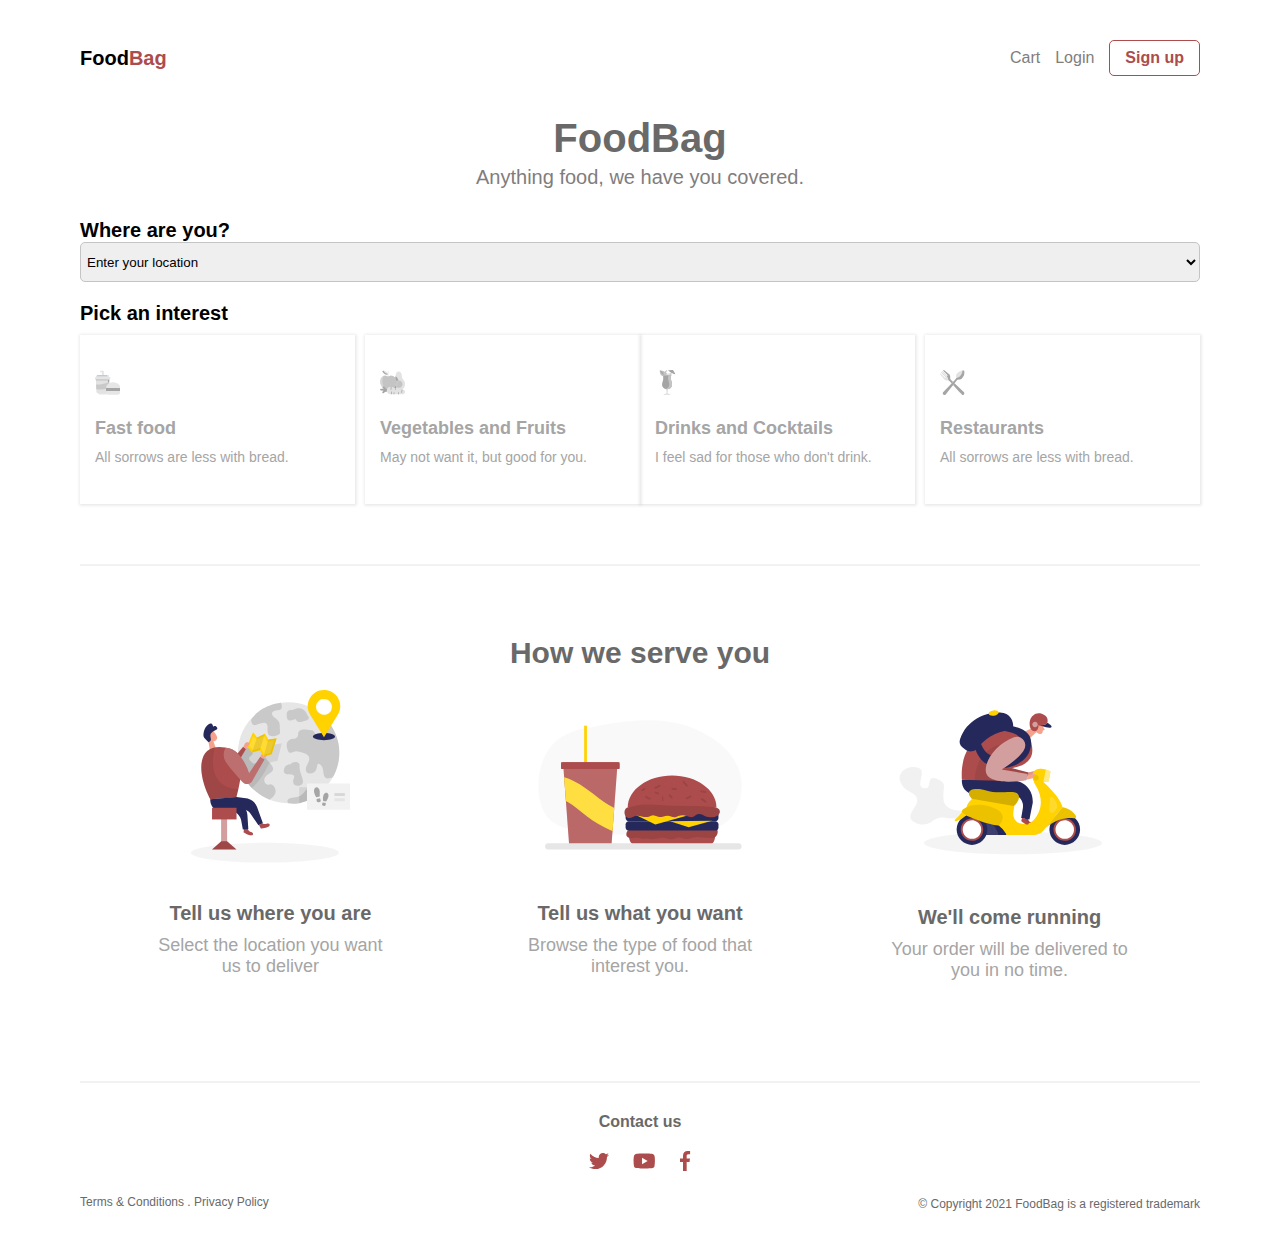
<file: index.html>
<!DOCTYPE html>
<html lang="en">
<head>
    <meta charset="UTF-8">
    <meta http-equiv="X-UA-Compatible" content="IE=edge">
    <meta name="viewport" content="width=device-width, initial-scale=1.0">
    <title>Food Ordering</title>
    <link rel="stylesheet" href="./css/index.css">
</head>
<body>
    <div id="container">
    <!-- navigation bar -->
    <nav>
        <div id="navbar">
            <div class="logo"><a href="#"><b>Food<span>Bag</span></b></a></div>
            <div class="right-nav">
                <div class="rnc rnc1" ><a href="#" style="color: #817d7d;">Cart</a></div>
                <div class="rnc rnc2"><a href="#" style="color: #817d7d;">Login</a></div>
                <div class="rnc rnc3"><a href="#">Sign up</a></div>
            </div>
        </div>
    </nav>
    <!-- navigation bar ends-->
    <!-- main content -->
    <div class="fb-content">
        <div class="fb"><b>FoodBag</b></div>
        <div class="fb-cont" style="color: #817d7d;">Anything food, we have you covered.</div>
    </div>

    <div class="content1">
        <label for="location" class="way">Where are you?</label><br>
        <!-- <input list="locations" name="location" id="location" placeholder="Enter your delivery address"> -->
        <select name="address" id="address-list" class="address-bar" >
            <option value="none"selected disabled hidden >Enter your location</option>
            <option value="bodija market">Bodija Market</option>
            <option value="westlands">Westlands</option>
            <option value="kasarani">Kasarani</option>
            <option value="roysambu">Roysambu</option>
            <option value="thika">Thika</option>
            <option value="githurai">Githurai</option>
        </select>
    </div>

    <div class="content2">Pick an interest</div>
    <div class="content2divs">
        <div class="content2divsa">
            <div class="content2a" id="imgdiv">
                <img src="./imgs/fast-food_disabled.svg" alt="fast-food" id="img">
                <div class="ff" id="interest">Fast food</div>
                <div class="ff-cont" >All sorrows are less with bread.</div>
            </div>
    
            <div class="content2a" id="imgdiv">
                <img src="./imgs/Vegetables _ Drinks_disabled.svg" alt="Vegetables" id="img">
                <div class="ff" id="interest">Vegetables and Fruits</div>
                <div class="ff-cont" >May not want it, but good for you.</div>
            </div>
        </div>

        <div class="content2divsb">
            <div class="content2a" id="imgdiv">
                <img src="./imgs/Drinks _ Cocktails_disabled.svg" alt="drinks and Cocktails" id="img" >
                <div class="ff" id="interest">Drinks and Cocktails</div>
                <div class="ff-cont" >I feel sad for those who don't drink.</div>
            </div>
    
            <div class="content2a" id="imgdiv">
                <img src="./imgs/resturant_disabled.svg" alt="restaurants" id="img">
                <div class="ff" id="interest">Restaurants</div>
                <div class="ff-cont" >All sorrows are less with bread.</div>
            </div>
        </div>
    </div>
    
    <div class="line"></div>
    <div class="hwsy"><b>How we serve you</b></div>
    <div class="illustrator">
        <div class="illustrator1">
            <img src="./imgs/Illustration_1.svg" alt="">
            <p class="p-head">Tell us where you are</p>
            <p class="p-cont">Select the location you want <br> us to deliver</p>
        </div>
    
        <div class="illustrator2">
            <img src="./imgs/illustration_2.svg" alt="">
            <p class="p-head2">Tell us what you want</p>
            <p class="p-cont2">Browse the type of food that interest you.</p>
        </div>
    
        <div class="illustrator3">
            <img src="./imgs/illustration_3.svg" alt="">
            <p class="p-head3">We'll come running</p>
            <p class="p-cont3">Your order will be delivered to you in no time.</p>
        </div>
    </div>
    <div class="line"></div>
    
    <footer>
        <div class="ctu">Contact us</div>
        <div class="f-imgs">
            <img src="./imgs/twitter 2.svg" alt="twitter">
            <img src="./imgs/youtube 1.svg" alt="youtube">
            <img src="./imgs/facebook-f 1.svg" alt="facebook">
        </div>
        
        <div class="footer-cont">
            <div class="tnc">
                Terms & Conditions . Privacy Policy
            </div>
            <div class="copy">&copy Copyright 2021 FoodBag is a registered trademark</div>
        </div>
    </footer>    
    
    <script src="./js/landingpage.js"></script>    
</body>
</html>
</file>
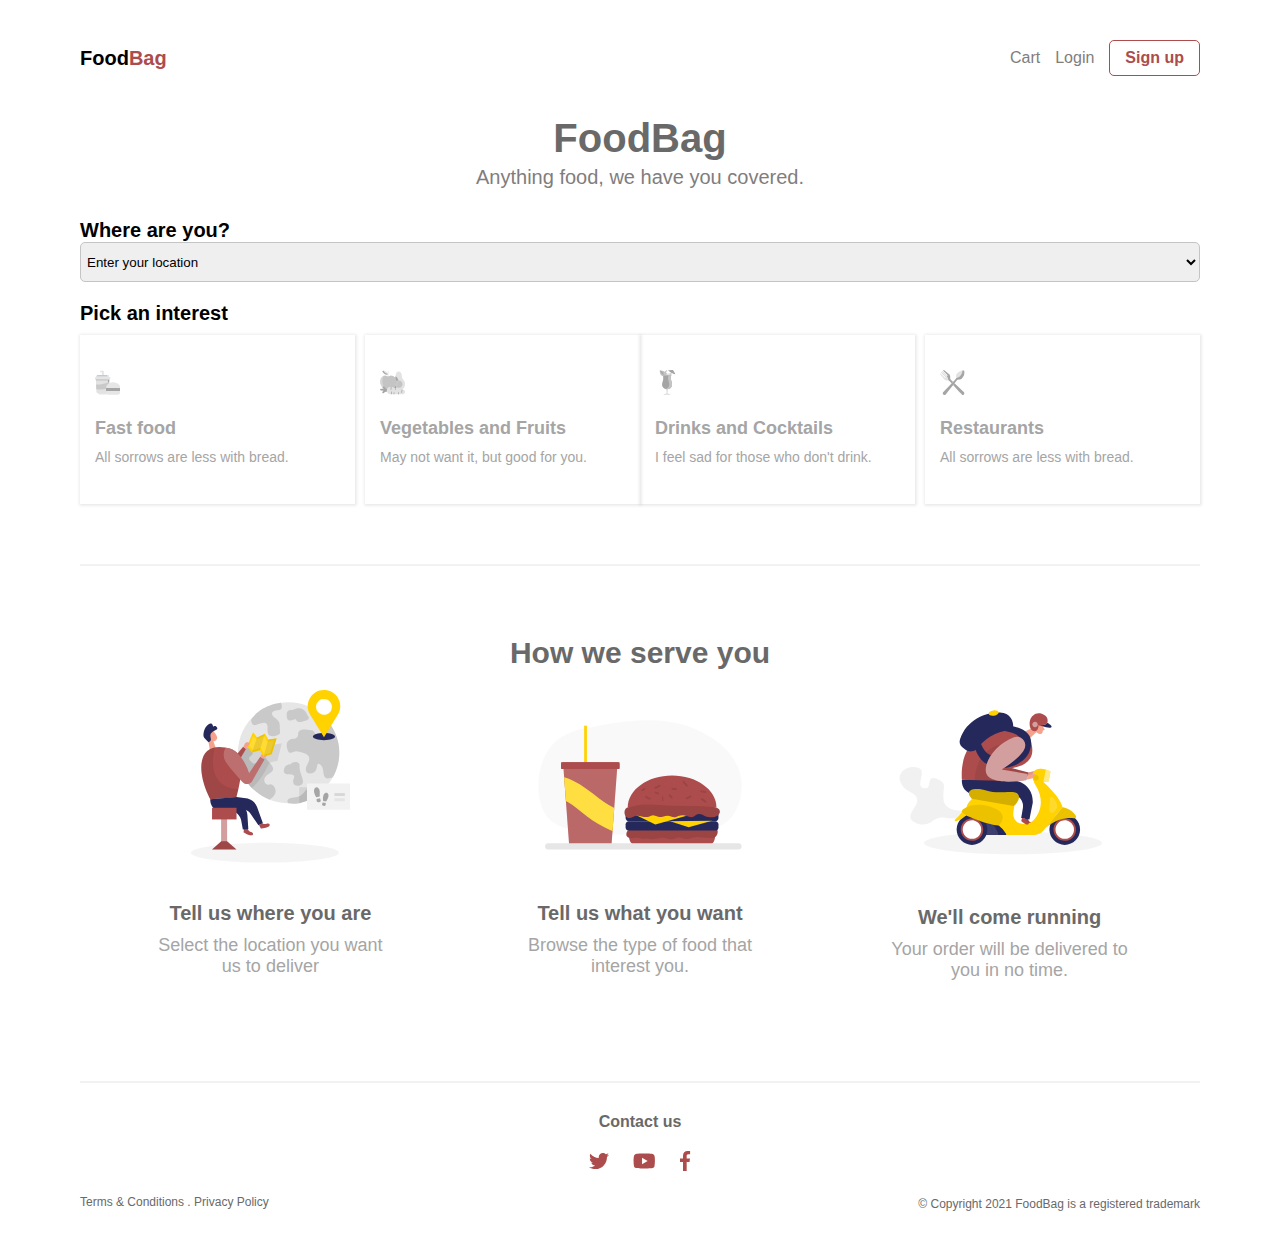
<file: html/index.html>
<!DOCTYPE html>
<html lang="en">
<head>
    <meta charset="UTF-8">
    <meta http-equiv="X-UA-Compatible" content="IE=edge">
    <meta name="viewport" content="width=device-width, initial-scale=1.0">
    <title>Food Ordering</title>
    <link rel="stylesheet" href="../css/index.css">
</head>
<body>
    <div id="container">
    <!-- navigation bar -->
    <nav>
        <div id="navbar">
            <div class="logo"><a href="#"><b>Food<span>Bag</span></b></a></div>
            <div class="right-nav">
                <div class="rnc rnc1" ><a href="#" style="color: #817d7d;">Cart</a></div>
                <div class="rnc rnc2"><a href="#" style="color: #817d7d;">Login</a></div>
                <div class="rnc rnc3"><a href="#">Sign up</a></div>
            </div>
        </div>
    </nav>
    <!-- navigation bar ends-->
    <!-- main content -->
    <div class="fb-content">
        <div class="fb"><b>FoodBag</b></div>
        <div class="fb-cont" style="color: #817d7d;">Anything food, we have you covered.</div>
    </div>

    <div class="content1">
        <label for="location" class="way">Where are you?</label><br>
        <!-- <input list="locations" name="location" id="location" placeholder="Enter your delivery address"> -->
        <select name="address" id="address-list" class="address-bar" >
            <option value="none"selected disabled hidden >Enter your location</option>
            <option value="bodija market">Bodija Market</option>
            <option value="westlands">Westlands</option>
            <option value="kasarani">Kasarani</option>
            <option value="roysambu">Roysambu</option>
            <option value="thika">Thika</option>
            <option value="githurai">Githurai</option>
        </select>
    </div>

    <div class="content2">Pick an interest</div>
    <div class="content2divs">
        <div class="content2divsa">
            <div class="content2a" id="imgdiv">
                <img src="../imgs/fast-food_disabled.svg" alt="fast-food" id="img">
                <div class="ff" id="interest">Fast food</div>
                <div class="ff-cont" >All sorrows are less with bread.</div>
            </div>
    
            <div class="content2a" id="imgdiv">
                <img src="../imgs/Vegetables _ Drinks_disabled.svg" alt="Vegetables" id="img">
                <div class="ff" id="interest">Vegetables and Fruits</div>
                <div class="ff-cont" >May not want it, but good for you.</div>
            </div>
        </div>

        <div class="content2divsb">
            <div class="content2a" id="imgdiv">
                <img src="../imgs/Drinks _ Cocktails_disabled.svg" alt="drinks and Cocktails" id="img" >
                <div class="ff" id="interest">Drinks and Cocktails</div>
                <div class="ff-cont" >I feel sad for those who don't drink.</div>
            </div>
    
            <div class="content2a" id="imgdiv">
                <img src="../imgs/resturant_disabled.svg" alt="restaurants" id="img">
                <div class="ff" id="interest">Restaurants</div>
                <div class="ff-cont" >All sorrows are less with bread.</div>
            </div>
        </div>
    </div>
    
    <div class="line"></div>
    <div class="hwsy"><b>How we serve you</b></div>
    <div class="illustrator">
        <div class="illustrator1">
            <img src="../imgs/Illustration_1.svg" alt="">
            <p class="p-head">Tell us where you are</p>
            <p class="p-cont">Select the location you want <br> us to deliver</p>
        </div>
    
        <div class="illustrator2">
            <img src="../imgs/illustration_2.svg" alt="">
            <p class="p-head2">Tell us what you want</p>
            <p class="p-cont2">Browse the type of food that interest you.</p>
        </div>
    
        <div class="illustrator3">
            <img src="../imgs/illustration_3.svg" alt="">
            <p class="p-head3">We'll come running</p>
            <p class="p-cont3">Your order will be delivered to you in no time.</p>
        </div>
    </div>
    <div class="line"></div>
    
    <footer>
        <div class="ctu">Contact us</div>
        <div class="f-imgs">
            <img src="../imgs/twitter 2.svg" alt="twitter">
            <img src="../imgs/youtube 1.svg" alt="youtube">
            <img src="../imgs/facebook-f 1.svg" alt="facebook">
        </div>
        
        <div class="footer-cont">
            <div class="tnc">
                Terms & Conditions . Privacy Policy
            </div>
            <div class="copy">&copy Copyright 2021 FoodBag is a registered trademark</div>
        </div>
    </footer>    
    
    <script src="../js/landingpage.js"></script>    
</body>
</html>
</file>
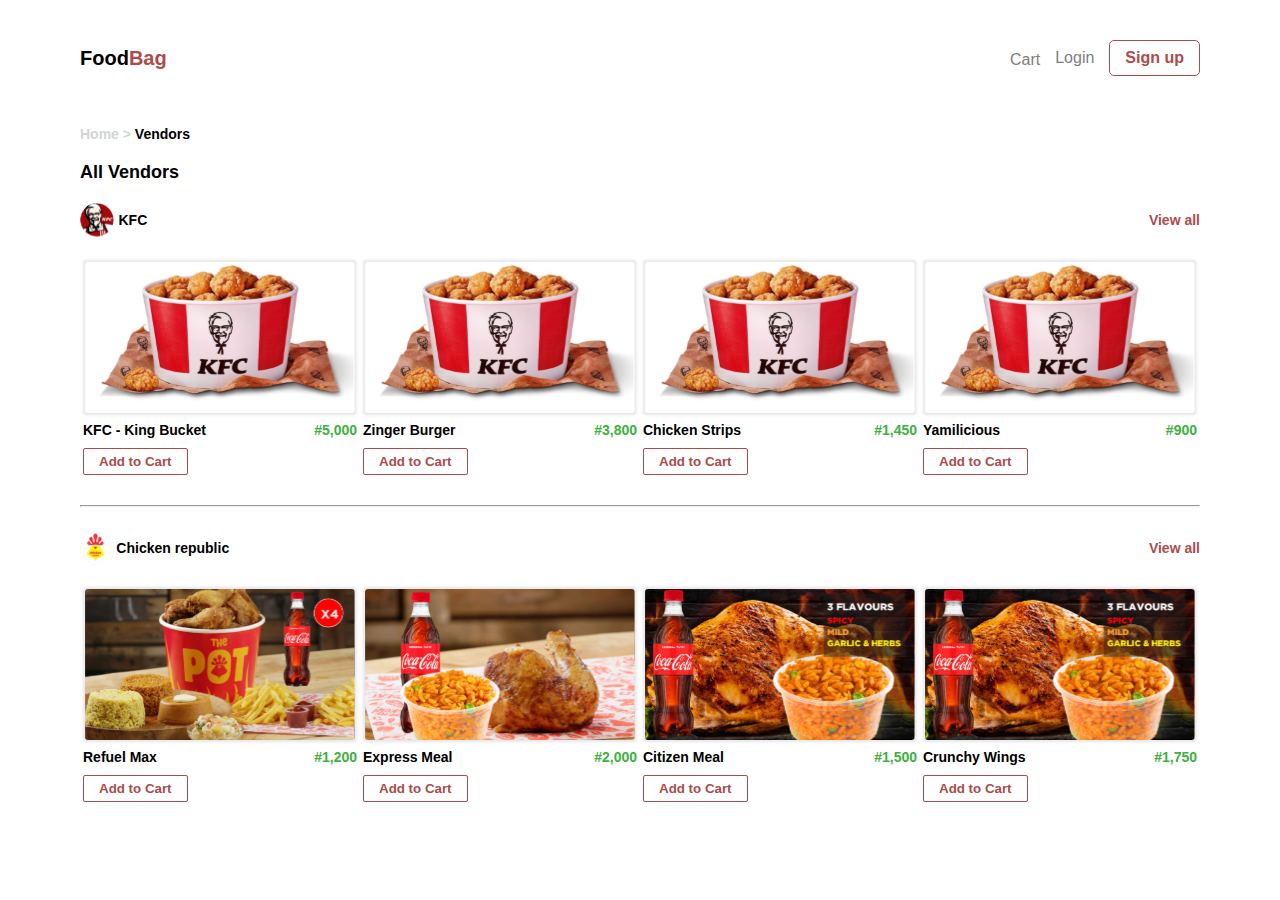
<file: vendor.html>
<!DOCTYPE html>
<html lang="en">
<head>
    <meta charset="UTF-8">
    <meta http-equiv="X-UA-Compatible" content="IE=edge">
    <meta name="viewport" content="width=device-width, initial-scale=1.0">
    <title>Vendor</title>
    <link rel="stylesheet" href="./css/vendor.css">
</head>
<body>
    <div id="container">
    <!-- navigation bar -->
        <nav>
            <div id="navbar">
                <div class="logo"><a href="#"><b>Food<span>Bag</span></b></a></div>
                <div class="right-nav">
                    <div class="rnc rnc1" ><a href="#" style="color: #817d7d;" id="cart" >Cart<sup id="cart-notify"><span></span></sup></a></div>
                    <div class="rnc rnc2"><a href="#" style="color: #817d7d;">Login</a></div>
                    <div class="rnc rnc3"><a href="#">Sign up</a></div>
                </div>
            </div>
        </nav>
    <!-- navigation bar ends-->
        
        <div class="homevendor">
            <a href="./index.html" target="_blank"><span class="home">Home > </span></a> Vendors
        </div>
        
        <div class="allvendors">
            All Vendors
        </div>

        <!-- kfc list section begins -->
        <div class="kfc">
            <div class="imgkfc">
                <img src="./imgs/KFC logo.svg" alt="">
                KFC
            </div>

            <div class="viewall">
                View all
            </div>
        </div>

        <div class="kfc-section">
            <div class="kfc-section-a">
                <div class="kfc-img">
                    <img src="./imgs/image4.svg" alt="">
        
                    <div class="kfc-price">
                        <span>KFC - King Bucket</span>
                        <span class="price">#5,000</span>
                    </div>
        
                    <button class="addtocart" id="addtocart1">Add to Cart</button>

                    <!-- <button class="removecart" style="display: none;">
                        <img src = "../imgs/remove.svg" alt = ""/>  Remove
                    </button> -->
                </div>
        
                <div class="kfc-img">
                    <img src="./imgs/image4.svg" alt="">
        
                    <div class="kfc-price">
                        <span>Zinger Burger</span>
                        <span class="price">#3,800</span>
                    </div>
        
                    <button class="addtocart" id="addtocart2">Add to Cart</button>

                    <!-- <button class="removecart" style="display: none;">
                        <img src = "../imgs/remove.svg" alt = ""/>  Remove
                    </button> -->
                </div>
            </div>
    
            <div class="kfc-section-b">
                <div class="kfc-img">
                    <img src="./imgs/image4.svg" alt="">
        
                    <div class="kfc-price">
                        <span>Chicken Strips</span>
                        <span class="price">#1,450</span>
                    </div>
        
                    <button class="addtocart" id="addtocart3">Add to Cart</button>

                    <!-- <button class="removecart" style="display: none;">
                        <img src = "../imgs/remove.svg" alt = ""/>  Remove
                    </button> -->
                </div>
    
                <div class="kfc-img4">
                    <img src="./imgs/image4.svg" alt="">
        
                    <div class="kfc-price">
                        <span>Yamilicious</span>
                        <span class="price">#900</span>
                    </div>
        
                    <button class="addtocart" id="addtocart4">Add to Cart</button>

                    <!-- <button class="removecart" style="display: none;">
                        <img src = "../imgs/remove.svg" alt = ""/>  Remove
                    </button> -->
                </div>
            </div>
            
        </div>

        <hr>

        <div class="view">
            View all
        </div>
        <!-- kfc list section begins -->

        <!-- chicken republic section begins-->
        <div class="chic-rep">
            <div class="chic-rep-img">
                <img src="./imgs/Chicken republic_logo.svg" alt="">
                Chicken republic
            </div>

            <div class="viewall">
                View all
            </div>
        </div>

        <div class="chicken-section">
            <div class="chicken-section-a">
                <div class="kfc-img">
                    <img src="./imgs/image1.svg" alt="">
        
                    <div class="kfc-price">
                        <span>Refuel Max</span>
                        <span class="price">#1,200</span>
                    </div>
        
                    <button class="addtocart" id="addtocart5">Add to Cart</button>

                    <!-- <button class="removecart" style="display: none;">
                        <img src = "../imgs/remove.svg" alt = ""/>  Remove
                    </button> -->
                </div>
        
                <div class="kfc-img">
                    <img src="./imgs/image2.svg" alt="">
        
                    <div class="kfc-price">
                        <span>Express Meal</span>
                        <span class="price">#2,000</span>
                    </div>
        
                    <button class="addtocart" id="addtocart6">Add to Cart</button>

                    <!-- <button class="removecart" style="display: none;">
                        <img src = "../imgs/remove.svg" alt = ""/>  Remove
                    </button> -->
                </div>
            </div>
    
            <div class="chicken-section-b">
                <div class="kfc-img">
                    <img src="./imgs/image3.svg" alt="">
        
                    <div class="kfc-price">
                        <span>Citizen Meal</span>
                        <span class="price">#1,500</span>
                    </div>
        
                    <button class="addtocart" id="addtocart7">Add to Cart</button>

                    <!-- <button class="removecart" style="display: none;">
                        <img src = "../imgs/remove.svg" alt = ""/>  Remove
                    </button> -->
                </div>
    
                <div class="kfc-img4">
                    <img src="./imgs/image3.svg" alt="">
        
                    <div class="kfc-price">
                        <span>Crunchy Wings</span>
                        <span class="price">#1,750</span>
                    </div>
        
                    <button class="addtocart" id="addtocart8">Add to Cart</button>

                    <!-- <button class="removecart" style="display: none;">
                        <img src = "../imgs/remove.svg" alt = ""/>  Remove
                    </button> -->
                </div>
            </div>
        </div>


        <div class="view">
            View all
        </div>
        <!-- chicken republic section ends-->
    </div>
 
    <script src="./js/vendor.js"></script>
</body>
</html>
</file>
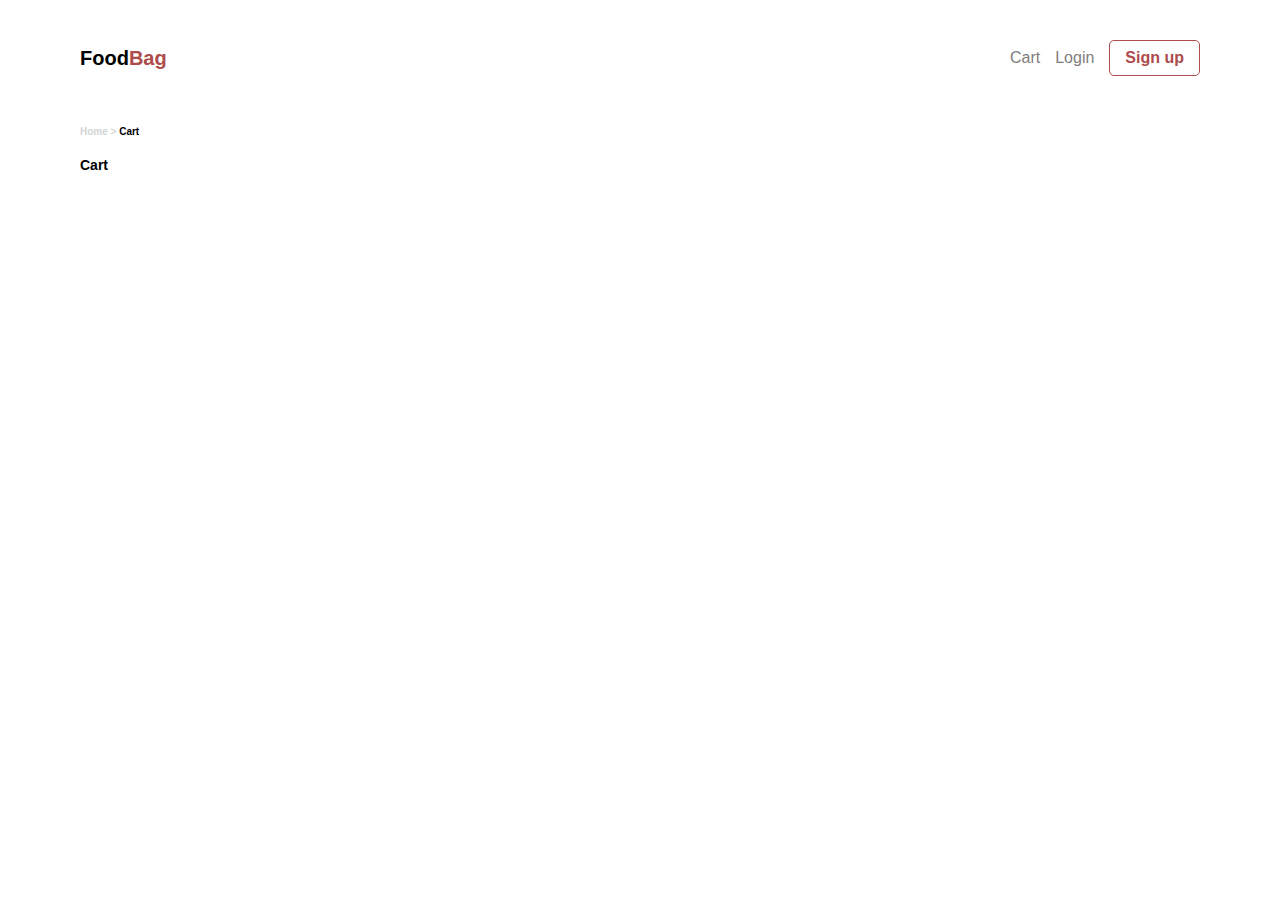
<file: verification.html>
<!DOCTYPE html>
<html lang="en">
<head>
    <meta charset="UTF-8">
    <meta http-equiv="X-UA-Compatible" content="IE=edge">
    <meta name="viewport" content="width=device-width, initial-scale=1.0">
    <title>Verification</title>
    <link rel="stylesheet" href="./css/verification.css">
</head>
<body>
    <div id="container">
        <!-- navigation bar -->
        <nav>
            <div id="navbar">
                <div class="logo"><a href="#"><b>Food<span>Bag</span></b></a></div>
                <div class="right-nav">
                    <div class="rnc rnc1" ><a href="./cart.html" style="color: #817d7d;">Cart</a></div>
                    <div class="rnc rnc2"><a href="#" style="color: #817d7d;">Login</a></div>
                    <div class="rnc rnc3"><a href="#">Sign up</a></div>
                </div>
            </div>
        </nav>
        <!-- navigation bar ends-->
        
        <div class="homecart">
            <a href="./index.html" target="_blank"><span class="home">Home > </span></a> Cart
        </div>

        <div class="allcarts">
            Cart
        </div>



        <!-- footer -->
        <!-- <footer>
            <div class="ctu">Contact us</div>
            <div class="f-imgs">
                <img src="../imgs/twitter 2.svg" alt="twitter">
                <img src="../imgs/youtube 1.svg" alt="youtube">
                <img src="../imgs/facebook-f 1.svg" alt="facebook">
            </div>
            
            <div class="footer-cont">
                <div class="tnc">
                    Terms & Conditions . Privacy Policy
                </div>
                <div class="copy">&copy Copyright 2021 FoodBag is a registered trademark</div>
            </div> -->
        </footer>    
</body>
</html>
</file>
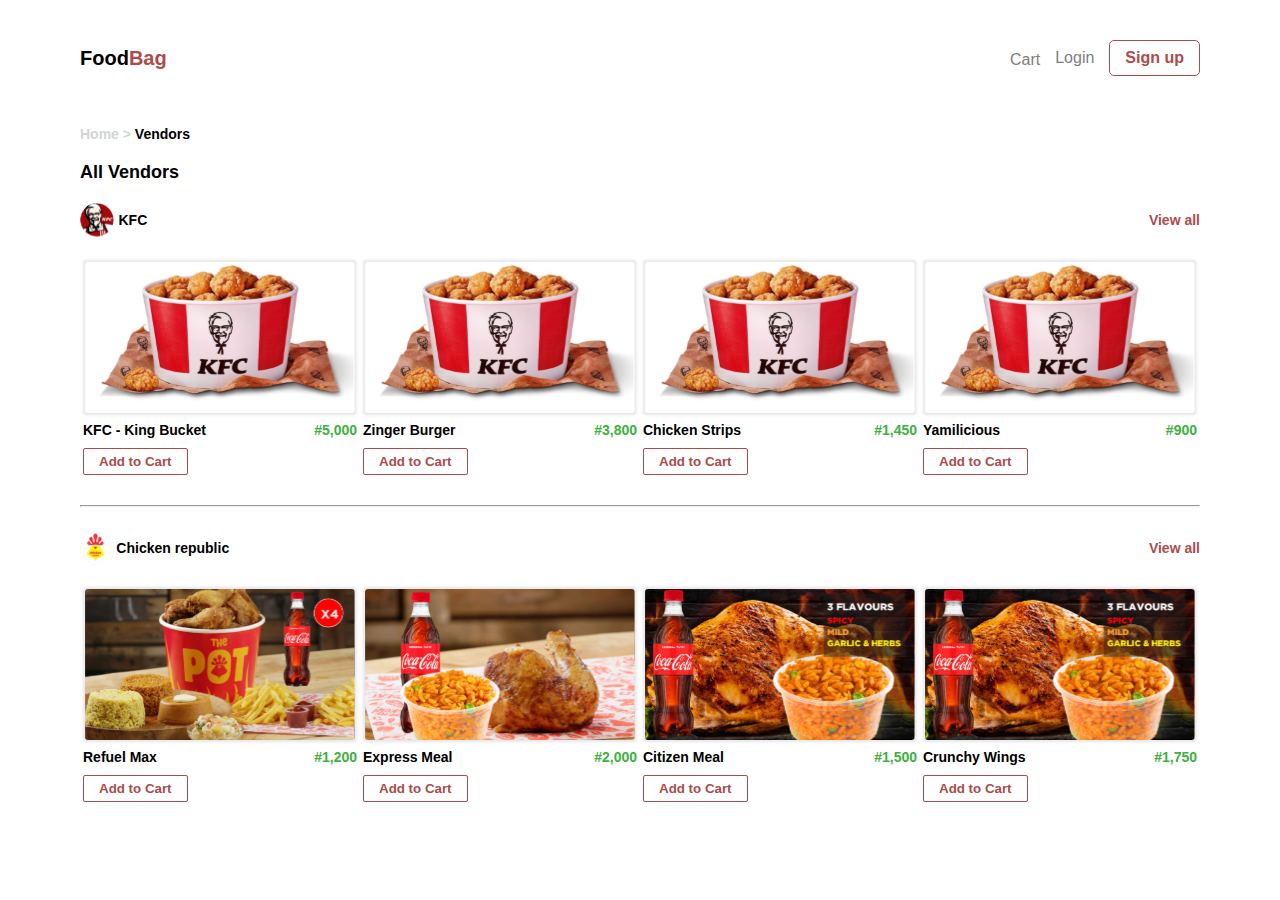
<file: html/vendor.html>
<!DOCTYPE html>
<html lang="en">
<head>
    <meta charset="UTF-8">
    <meta http-equiv="X-UA-Compatible" content="IE=edge">
    <meta name="viewport" content="width=device-width, initial-scale=1.0">
    <title>Vendor</title>
    <link rel="stylesheet" href="../css/vendor.css">
</head>
<body>
    <div id="container">
    <!-- navigation bar -->
        <nav>
            <div id="navbar">
                <div class="logo"><a href="#"><b>Food<span>Bag</span></b></a></div>
                <div class="right-nav">
                    <div class="rnc rnc1" ><a href="#" style="color: #817d7d;" id="cart" >Cart<sup id="cart-notify"><span></span></sup></a></div>
                    <div class="rnc rnc2"><a href="#" style="color: #817d7d;">Login</a></div>
                    <div class="rnc rnc3"><a href="#">Sign up</a></div>
                </div>
            </div>
        </nav>
    <!-- navigation bar ends-->
        
        <div class="homevendor">
            <a href="./index.html" target="_blank"><span class="home">Home > </span></a> Vendors
        </div>
        
        <div class="allvendors">
            All Vendors
        </div>

        <!-- kfc list section begins -->
        <div class="kfc">
            <div class="imgkfc">
                <img src="../imgs/KFC logo.svg" alt="">
                KFC
            </div>

            <div class="viewall">
                View all
            </div>
        </div>

        <div class="kfc-section">
            <div class="kfc-section-a">
                <div class="kfc-img">
                    <img src="../imgs/image4.svg" alt="">
        
                    <div class="kfc-price">
                        <span>KFC - King Bucket</span>
                        <span class="price">#5,000</span>
                    </div>
        
                    <button class="addtocart" id="addtocart1">Add to Cart</button>

                    <!-- <button class="removecart" style="display: none;">
                        <img src = "../imgs/remove.svg" alt = ""/>  Remove
                    </button> -->
                </div>
        
                <div class="kfc-img">
                    <img src="../imgs/image4.svg" alt="">
        
                    <div class="kfc-price">
                        <span>Zinger Burger</span>
                        <span class="price">#3,800</span>
                    </div>
        
                    <button class="addtocart" id="addtocart2">Add to Cart</button>

                    <!-- <button class="removecart" style="display: none;">
                        <img src = "../imgs/remove.svg" alt = ""/>  Remove
                    </button> -->
                </div>
            </div>
    
            <div class="kfc-section-b">
                <div class="kfc-img">
                    <img src="../imgs/image4.svg" alt="">
        
                    <div class="kfc-price">
                        <span>Chicken Strips</span>
                        <span class="price">#1,450</span>
                    </div>
        
                    <button class="addtocart" id="addtocart3">Add to Cart</button>

                    <!-- <button class="removecart" style="display: none;">
                        <img src = "../imgs/remove.svg" alt = ""/>  Remove
                    </button> -->
                </div>
    
                <div class="kfc-img4">
                    <img src="../imgs/image4.svg" alt="">
        
                    <div class="kfc-price">
                        <span>Yamilicious</span>
                        <span class="price">#900</span>
                    </div>
        
                    <button class="addtocart" id="addtocart4">Add to Cart</button>

                    <!-- <button class="removecart" style="display: none;">
                        <img src = "../imgs/remove.svg" alt = ""/>  Remove
                    </button> -->
                </div>
            </div>
            
        </div>

        <hr>

        <div class="view">
            View all
        </div>
        <!-- kfc list section begins -->

        <!-- chicken republic section begins-->
        <div class="chic-rep">
            <div class="chic-rep-img">
                <img src="../imgs/Chicken republic_logo.svg" alt="">
                Chicken republic
            </div>

            <div class="viewall">
                View all
            </div>
        </div>

        <div class="chicken-section">
            <div class="chicken-section-a">
                <div class="kfc-img">
                    <img src="../imgs/image1.svg" alt="">
        
                    <div class="kfc-price">
                        <span>Refuel Max</span>
                        <span class="price">#1,200</span>
                    </div>
        
                    <button class="addtocart" id="addtocart5">Add to Cart</button>

                    <!-- <button class="removecart" style="display: none;">
                        <img src = "../imgs/remove.svg" alt = ""/>  Remove
                    </button> -->
                </div>
        
                <div class="kfc-img">
                    <img src="../imgs/image2.svg" alt="">
        
                    <div class="kfc-price">
                        <span>Express Meal</span>
                        <span class="price">#2,000</span>
                    </div>
        
                    <button class="addtocart" id="addtocart6">Add to Cart</button>

                    <!-- <button class="removecart" style="display: none;">
                        <img src = "../imgs/remove.svg" alt = ""/>  Remove
                    </button> -->
                </div>
            </div>
    
            <div class="chicken-section-b">
                <div class="kfc-img">
                    <img src="../imgs/image3.svg" alt="">
        
                    <div class="kfc-price">
                        <span>Citizen Meal</span>
                        <span class="price">#1,500</span>
                    </div>
        
                    <button class="addtocart" id="addtocart7">Add to Cart</button>

                    <!-- <button class="removecart" style="display: none;">
                        <img src = "../imgs/remove.svg" alt = ""/>  Remove
                    </button> -->
                </div>
    
                <div class="kfc-img4">
                    <img src="../imgs/image3.svg" alt="">
        
                    <div class="kfc-price">
                        <span>Crunchy Wings</span>
                        <span class="price">#1,750</span>
                    </div>
        
                    <button class="addtocart" id="addtocart8">Add to Cart</button>

                    <!-- <button class="removecart" style="display: none;">
                        <img src = "../imgs/remove.svg" alt = ""/>  Remove
                    </button> -->
                </div>
            </div>
        </div>


        <div class="view">
            View all
        </div>
        <!-- chicken republic section ends-->
    </div>
 
    <script src="../js/vendor.js"></script>
</body>
</html>
</file>
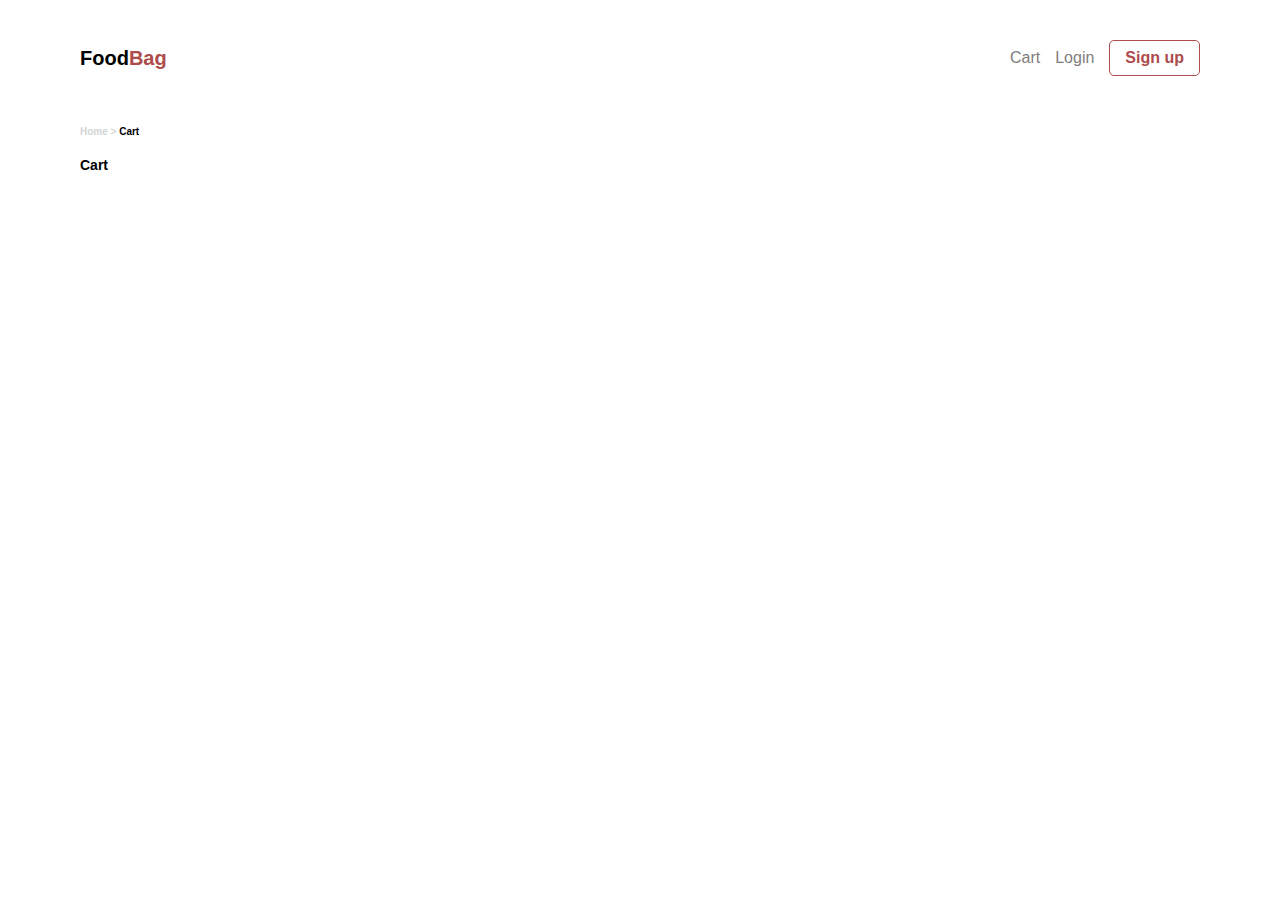
<file: html/verification.html>
<!DOCTYPE html>
<html lang="en">
<head>
    <meta charset="UTF-8">
    <meta http-equiv="X-UA-Compatible" content="IE=edge">
    <meta name="viewport" content="width=device-width, initial-scale=1.0">
    <title>Verification</title>
    <link rel="stylesheet" href="../css/verification.css">
</head>
<body>
    <div id="container">
        <!-- navigation bar -->
        <nav>
            <div id="navbar">
                <div class="logo"><a href="#"><b>Food<span>Bag</span></b></a></div>
                <div class="right-nav">
                    <div class="rnc rnc1" ><a href="./cart.html" style="color: #817d7d;">Cart</a></div>
                    <div class="rnc rnc2"><a href="#" style="color: #817d7d;">Login</a></div>
                    <div class="rnc rnc3"><a href="#">Sign up</a></div>
                </div>
            </div>
        </nav>
        <!-- navigation bar ends-->
        
        <div class="homecart">
            <a href="./index.html" target="_blank"><span class="home">Home > </span></a> Cart
        </div>

        <div class="allcarts">
            Cart
        </div>



        <!-- footer -->
        <!-- <footer>
            <div class="ctu">Contact us</div>
            <div class="f-imgs">
                <img src="../imgs/twitter 2.svg" alt="twitter">
                <img src="../imgs/youtube 1.svg" alt="youtube">
                <img src="../imgs/facebook-f 1.svg" alt="facebook">
            </div>
            
            <div class="footer-cont">
                <div class="tnc">
                    Terms & Conditions . Privacy Policy
                </div>
                <div class="copy">&copy Copyright 2021 FoodBag is a registered trademark</div>
            </div> -->
        </footer>    
</body>
</html>
</file>
<file: css/index.css>
*,
body{
    margin: 0;
    padding: 0;
    box-sizing: border-box;
    font-family: sans-serif;
}
#container{
    margin: 25px;
}
a{
    text-decoration: none;
    color: black;
}
#navbar{
    display: flex;
    justify-content: space-between;
    align-items: center;
}
#navbar span{
    color: #ad4c4c;
}
.right-nav{
    display: flex;
    font-size: 10px;
    justify-content: center;
    align-items: center;
}
.rnc{
    margin-right: 15px;
}
.rnc3{
    border: 1px solid #ad4c4c;
    padding: 8px 15px;
    border-radius: 5px;
    margin-right: 0;
}
.rnc3 a{
    color: #ad4c4c;
    font-weight: bold;
}
.rnc3:hover{
    background-color: #ad4c4c;
}
.rnc3 a:hover{
    color: white;
}
/* navigation bar ends */
.fb{
    font-size: 18px;
    color: #696969;
}
.fb-content{
    margin-top: 40px;
}
.fb-cont{
    font-size: 12px;
    margin-top: 5px;
}
.content1{
    margin-top: 30px;
    font-size: 12px;
    font-weight: bold;
}
#location{
    border: 1px solid #A5A5A5;
    margin-top: 10px;
    padding: 10px 8px 10px 2px;
    width: 100%;
    border-radius: 5px;
    outline: none;
    color: #ad4c4c;
}
.content2{
    margin-top: 20px;
    font-size: 12px;
    font-weight: bold;
}
.content2a{
    box-shadow: 0px 0px 3px 1.5px rgba(0, 0, 0, 0.1);
    margin-top: 10px;
    padding-left: 15px;
    padding-top: 15px;
    padding-bottom: 15px;
    font-size: 14px;
}
.content2a img{
    width: 25px;
}
.ff{
    font-size: 14px;
    margin-top: 10px;
    font-weight: bold;
    color: #A5A5A5;
}
.ff-cont{
    font-size: 12px;
    margin-top: 10px;
    color: #A5A5A5;
}
.address-bar {
    width:100%;
    height: 40px;
    padding: 2px;
    border: 1px solid #C4C4C4;
    border-radius: 5px; 
  }
.illustrator1{
    margin-top: 20px;
    text-align: center;
}
.illustrator2{
    text-align: center;
}
.illustrator3{
    text-align: center;
}
.illustrator1 img{
   margin-top: 20px;
    width: 70%;
}
.illustrator2 img{
    margin-top: 18px;
     width: 70%;
 }
 .illustrator3 img{
    margin-top: 20px;
     width: 70%;
 }
.line{
    margin-top: 60px;
    border: 1px solid #F2F2F2;
}
.hwsy{
    color: #696969;
    font-size: 20px;
    margin-top: 30px;
    text-align: center;
}
.p-head{
    margin-top: 20px;
    color: #696969;
    font-weight: bold;
}
.p-cont{
    width: 50%;
    margin: 0 auto;
    font-size: 10px;
    margin-top: 10px;
    color: #A5A5A5;
    padding-bottom: 40px;
}
.p-head2{
    margin-top: 20px;
    color: #696969;
    font-weight: bold;
}
.p-cont2{
    width: 50%;
    margin: 0 auto;
    font-size: 10px;
    margin-top: 10px;
    color: #A5A5A5;
    padding-bottom: 40px;
}
.p-head3{
    margin-top: 20px;
    color: #696969;
    font-weight: bold;
}
.p-cont3{
    width: 40%;
    margin: 0 auto;
    font-size: 10px;
    margin-top: 10px;
    color: #A5A5A5;
    padding-bottom: 40px;
}
.ctu{
    font: 16px;
    color: #696969;
    font-weight: bold;
}
.f-imgs{
    margin-top: 20px;
}
footer div img{
    margin-right: 10px;
    margin-left: 10px;
}
.tnc{
    color: #696969;
    margin-top: 30px;
    font-size: 12px;
}
.copy{
    width: 70%;
    margin: 0 auto;
    color: #696969;
    margin-top: 20px;
    font-size: 12px;
    line-height: 18px;
}
footer{
    text-align: center;
    margin-top: 30px;   
}

@media screen and (min-width: 640px) {
    #container{
        margin: 40px 80px;
    }
    .logo{
        font-size: 20px;
    }
    .right-nav{
        font-size: 16px;
    }
    .fb{
        font-size: 40px;
    }
    .fb-cont{
        font-size: 20px;
    }
    .fb-content{
        text-align: center;
    }
    .way{
        font-size: 20px;
    }
    .content2{
        font-size: 20px;
        
    }
    .content2a{
        width: 100%;
        height: 169px;
        padding-top: 35px;
    }
    .ff{
        font-size: 18px;
        margin-top: 20px;
    }
    .ff-cont{
        font-size: 14px;
    }
    .hwsy{
        font-size: 30px;
        margin-top: 70px;
        text-align: center;
    }
    .illustrator{
        display: flex;
        justify-content: space-between;
        width: 100%;
    }
    .p-head,.p-head2,.p-head3{
        font-size: 16px;
    }
    .p-cont{
        font-size: 12px;
        width: 90%;
    }
    .p-cont2,.p-cont3{
        font-size: 12px;
        width: 70%;
    }
    .illustrator1{
        width: 34%;
        margin-top: 0;
    }
    .illustrator1 img{
        margin-top: 7px;
    }
    .illustrator3 img{
        margin-top: 10px;
    }
    .illustrator2{
        width: 32%;
    }
    .illustrator3{
        width: 34%;
    }
    .content2divs{
        display: flex;
        width: 100%;
        justify-content: space-between;
    }
    .tnc{
        width: 50%;
        margin-top: 20px;
        text-align: left;
    }
    .copy{
        width: 50%;
        margin-top: 20px;
        text-align: right;
    }
    #locations{
        font-size: 16px;
    }
    .footer-cont{
        display: flex;
        justify-content: space-between;
    }
    .content2divs{
        display: flex;
        flex-direction: column;
    }
    .content2divsa{
        display: flex;
        flex-direction: row;
        column-gap: 10px;

    }
    .content2divsb{
        display: flex;
        flex-direction: row;
        column-gap: 10px;
    }
}
@media screen and (min-width: 992px){
    .content2divs{
        display: flex;
        flex-direction: row;
    }
    .content2divsa{
        display: flex;
        flex-direction: row;
        width: 100%;
    }
    .content2divsb{
        display: flex;
        flex-direction: row;
        width: 100%;
    }
    .p-head,.p-head2,.p-head3{
        font-size: 20px;
    }
    .p-cont{
        font-size: 18px;
        width: 90%;
    }
    .p-cont2,.p-cont3{
        font-size: 18px;
        width: 70%;
    }
}
</file>
<file: css/vendor.css>
*,
body{
    margin: 0;
    padding: 0;
    box-sizing: border-box;
    font-family: sans-serif;
}
#container{
    margin: 25px;
}
a{
    text-decoration: none;
    color: black;
}
#navbar{
    display: flex;
    justify-content: space-between;
    align-items: center;
}
#navbar span{
    color: #ad4c4c;
}
.right-nav{
    display: flex;
    font-size: 10px;
    justify-content: center;
    align-items: center;
}
.rnc{
    margin-right: 15px;
}
.rnc3{
    border: 1px solid #ad4c4c;
    padding: 8px 15px;
    border-radius: 5px;
    margin-right: 0;
}
.rnc3 a{
    color: #ad4c4c;
    font-weight: bold;
}
.rnc3:hover{
    background-color: #ad4c4c;
}
.rnc3 a:hover{
    color: white;
}
/* navigation bar ends */
.homevendor{
    margin-top: 50px;
    font-weight: bold;
    font-size: 10px;
}
/* .cart{
    position: relative;
}
.cart::after{
    position: absolute;
    content:'';
    width:5px;
    height: 5px;
    border-radius: 50%;
    background-color: #ad4c4c;
} */

.home{
    color: rgb(209, 214, 212);
}
.allvendors{
    margin-top: 20px;
    font-weight: bold;
    font-size: 14px;
}
.imgkfc{
    display: flex;
    align-items: center;
    margin-top: 25px;
    font-size: 14px;
    font-weight: bold;
} 
.imgkfc img{
    width: 10%;
    margin-right: 5px;
}

.kfc-img img{
    width: 100%;
}
.kfc-img, .kfc-img4{
    margin-top: 20px;
    width: 100%;  
}
.kfc-img .kfc-price, .kfc-img4 .kfc-price{
    display: flex;
    justify-content: space-between;
    font-size: 14px;
    font-weight: bold;
    margin-left: 3px;
    margin-right: 3px;
}
.addtocart{
    padding: 5px 15px;
    margin-top: 10px;
    background-color: white;
    border: 1px solid #ad4c4c;
    color: #ad4c4c;
    border-radius: 2px;
    font-weight: bold;
    margin-left: 3px;
}
.price{
    color: rgb(64, 176, 64);
}
/* .removecart{
    display: flex;
    justify-content: center;
    align-items: center;
    padding: .5px 9px;
    margin-top: 10px;
    background-color: #5b5757;
    border: 1px solid #5b5757;
    color: #fff;
    border-radius: 2px;
    font-weight: bold;
    margin-left: 3px;
    outline: none; 
}
.removecart img{
    width: 30%;
} */
.viewall{
    display: none;
}
.view{
    text-align: center;
    color: #ad4c4c;
    margin-top: 40px;
    font-size: 14px;
}
/* .line{
    margin-top: 30px;
    border: 1px solid #F2F2F2;
} */

hr{
    margin-top: 30px; 
}
.chic-rep{
    display: flex;
    align-items: center;
    margin-top: 25px;
    font-size: 14px;
    font-weight: bold;
} 
.chic-rep img{
    width: 7%;
    margin-right: 5px;
}
.kfc-img4{
    display: none;
}
.kfc-img4 img{
    width: 100%;
}


/* MEDIA SCREEN */
/* media query for large screen size */
@media screen and (min-width: 640px) {
    #container{
        margin: 40px 80px;
    }
    .logo{
        font-size: 20px;
    }
    .right-nav{
        font-size: 16px;
    }
    .kfc-section{
        display: flex;
        flex-direction: column;
        width: 100%;
    }
    .kfc-section-a{
        display: flex;
        flex-direction: row;
        width: 100%;
    }
    .kfc-section-b{
        display: flex;
        flex-direction: row;
        width: 100%;
    }
    .chicken-section{
        display: flex;
        flex-direction: column;
        width: 100%;
    }
    .chicken-section-a{
        display: flex;
        flex-direction: row;
        width: 100%;
    }
    .chicken-section-b{
        display: flex;
        flex-direction: row;
        width: 100%;
    }
    .kfc-img4{
        display: block;
    }
    .view{
        display: none;
    }
    .viewall{
        display: block;
        color: #ad4c4c;
    }
    .kfc{
        display: flex;
        justify-content: space-between;
        align-items: center;
        margin-top: 20px;
        font-size: 14px;
        font-weight: bold;
    }
    .imgkfc {
        margin-top: 0;
    }
    .imgkfc img{
        width: 40%;
    }
    .chic-rep{
        justify-content: space-between;
    }
    .chic-rep-img{
        width: 40%;
        display: flex;
        align-items: center;
    }
    .homevendor{
        font-size: 14px;
    }
    .allvendors{
        font-size: 18px;
    }
}
/* media query for larger screen size */
@media screen and (min-width: 992px){
    .kfc-section{
        display: flex;
        flex-direction: row;
    }
    /* .kfc-section-a{
        margin-right: 40px;
    } */
    /* .kfc-img{
        margin-right: 40px;
    } */

    /* .kfc-section-b .kfc-img img, .chicken-section-b .kfc-img img{
            width: 93%;
    }  */

    /* .kfc-section-b .kfc-img4 img, .chicken-section-b .kfc-img4 img{
        width: 93%;
    }  */

    .chicken-section{
        display: flex;
        flex-direction: row;
    }
}
</file>
<file: css/verification.css>
*,
body{
    margin: 0;
    padding: 0;
    box-sizing: border-box;
    font-family: sans-serif;
}
#container{
    margin: 25px;
}
a{
    text-decoration: none;
    color: black;
}
#navbar{
    display: flex;
    justify-content: space-between;
    align-items: center;
}
#navbar span{
    color: #ad4c4c;
}
.right-nav{
    display: flex;
    font-size: 10px;
    justify-content: center;
    align-items: center;
}
.rnc{
    margin-right: 15px;
}
.rnc3{
    border: 1px solid #ad4c4c;
    padding: 8px 15px;
    border-radius: 5px;
    margin-right: 0;
}
.rnc3 a{
    color: #ad4c4c;
    font-weight: bold;
}
.rnc3:hover{
    background-color: #ad4c4c;
}
.rnc3 a:hover{
    color: white;
}
/* navigation bar ends */
.fb{
    font-size: 18px;
    color: #696969;
}
.fb-content{
    margin-top: 40px;
}


.homecart{
    margin-top: 50px;
    font-weight: bold;
    font-size: 10px;
}
.home{
    color: rgb(209, 214, 212);
}
.allcarts{
    margin-top: 20px;
    font-weight: bold;
    font-size: 14px;
}


/* footer */
/* .ctu{
    font: 16px;
    color: #696969;
    font-weight: bold;
}
.f-imgs{
    margin-top: 20px;
}
footer div img{
    margin-right: 10px;
    margin-left: 10px;
}
.tnc{
    color: #696969;
    margin-top: 30px;
    font-size: 12px;
}
.copy{
    width: 70%;
    margin: 0 auto;
    color: #696969;
    margin-top: 20px;
    font-size: 12px;
    line-height: 18px;
}
footer{
    text-align: center;
    margin-top: 30px;   
} */


@media screen and (min-width: 640px){
    #container{
        margin: 40px 80px;
    }
    .logo{
        font-size: 20px;
    }
    .right-nav{
        font-size: 16px;
    }
    .fb{
        font-size: 40px;
    }
    .fb-cont{
        font-size: 20px;
    }
    .fb-content{
        text-align: center;
    }

    /* footer */
    /* .tnc{
        width: 50%;
        margin-top: 20px;
        text-align: left;
    }
    .copy{
        width: 50%;
        margin-top: 20px;
        text-align: right;
    }
    .footer-cont{
        display: flex;
        justify-content: space-between;
    } */
}

@media screen and (min-width: 992px){

}
</file>
